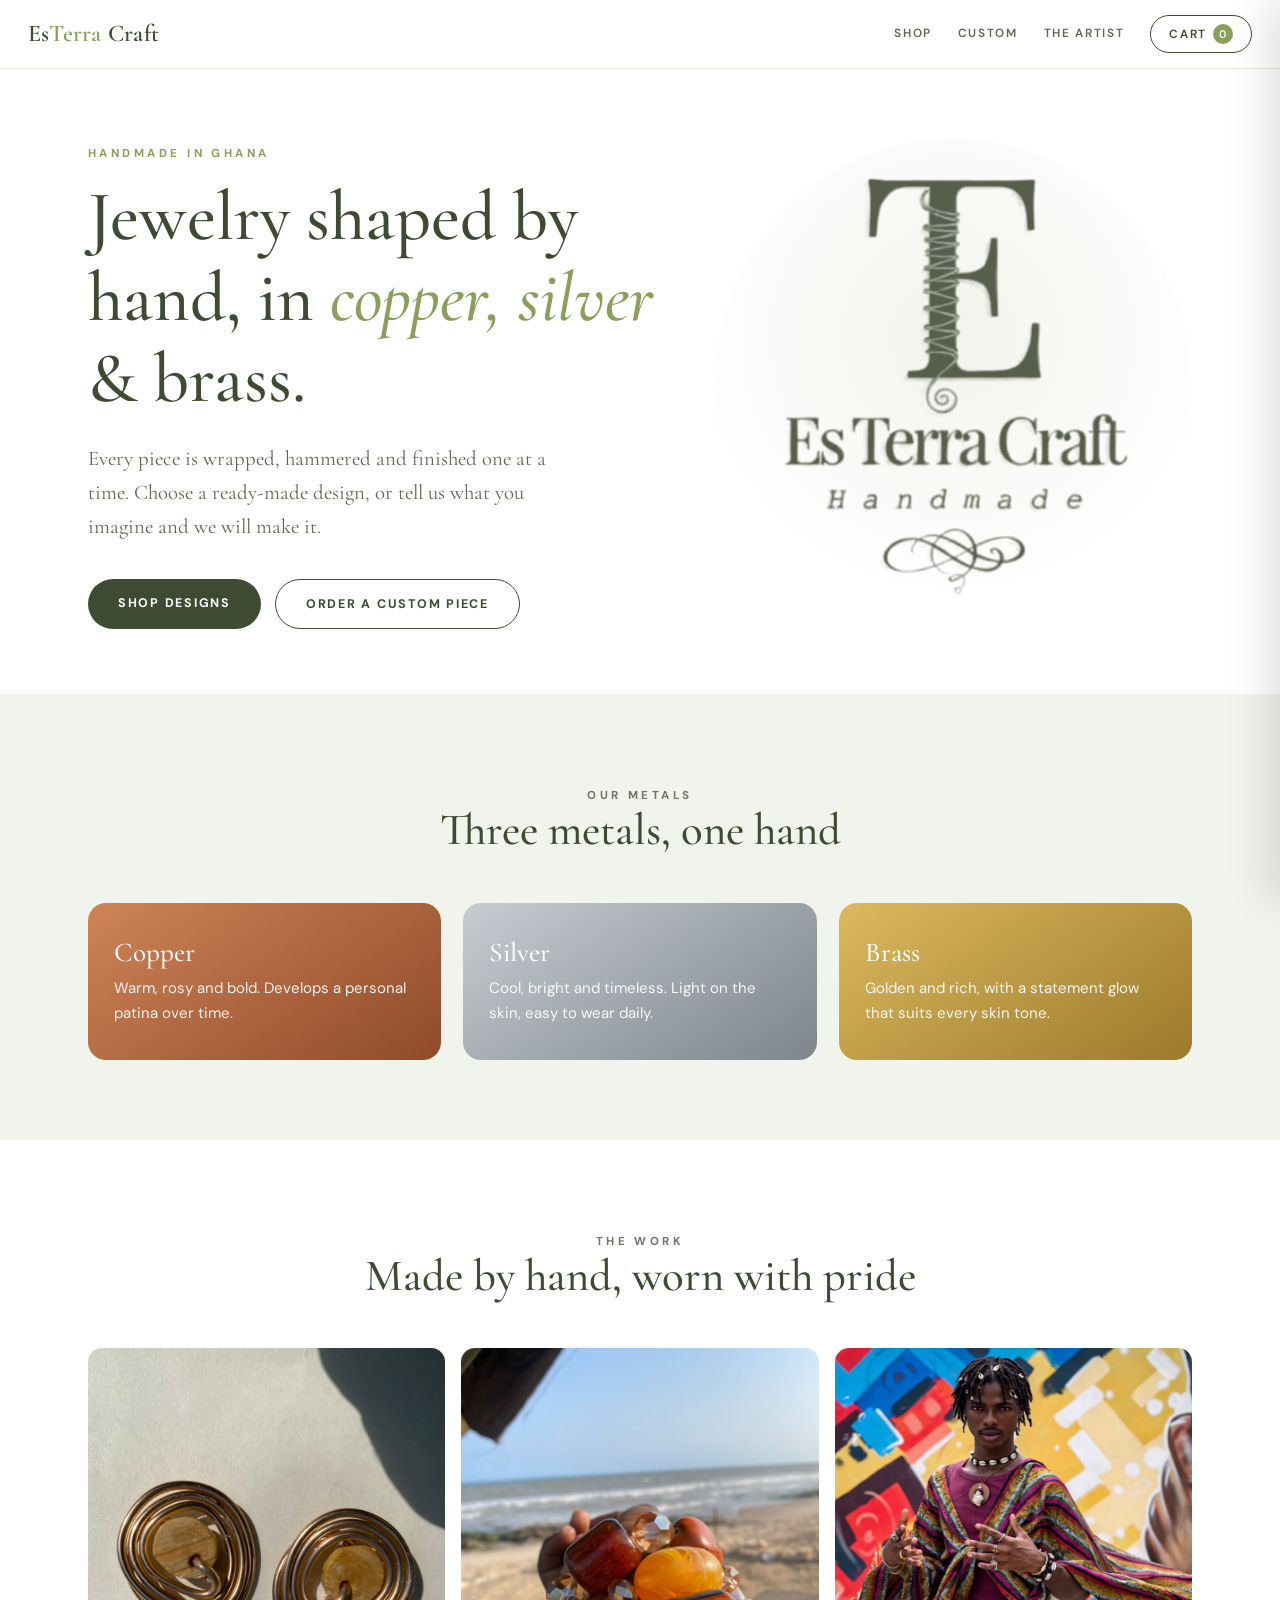
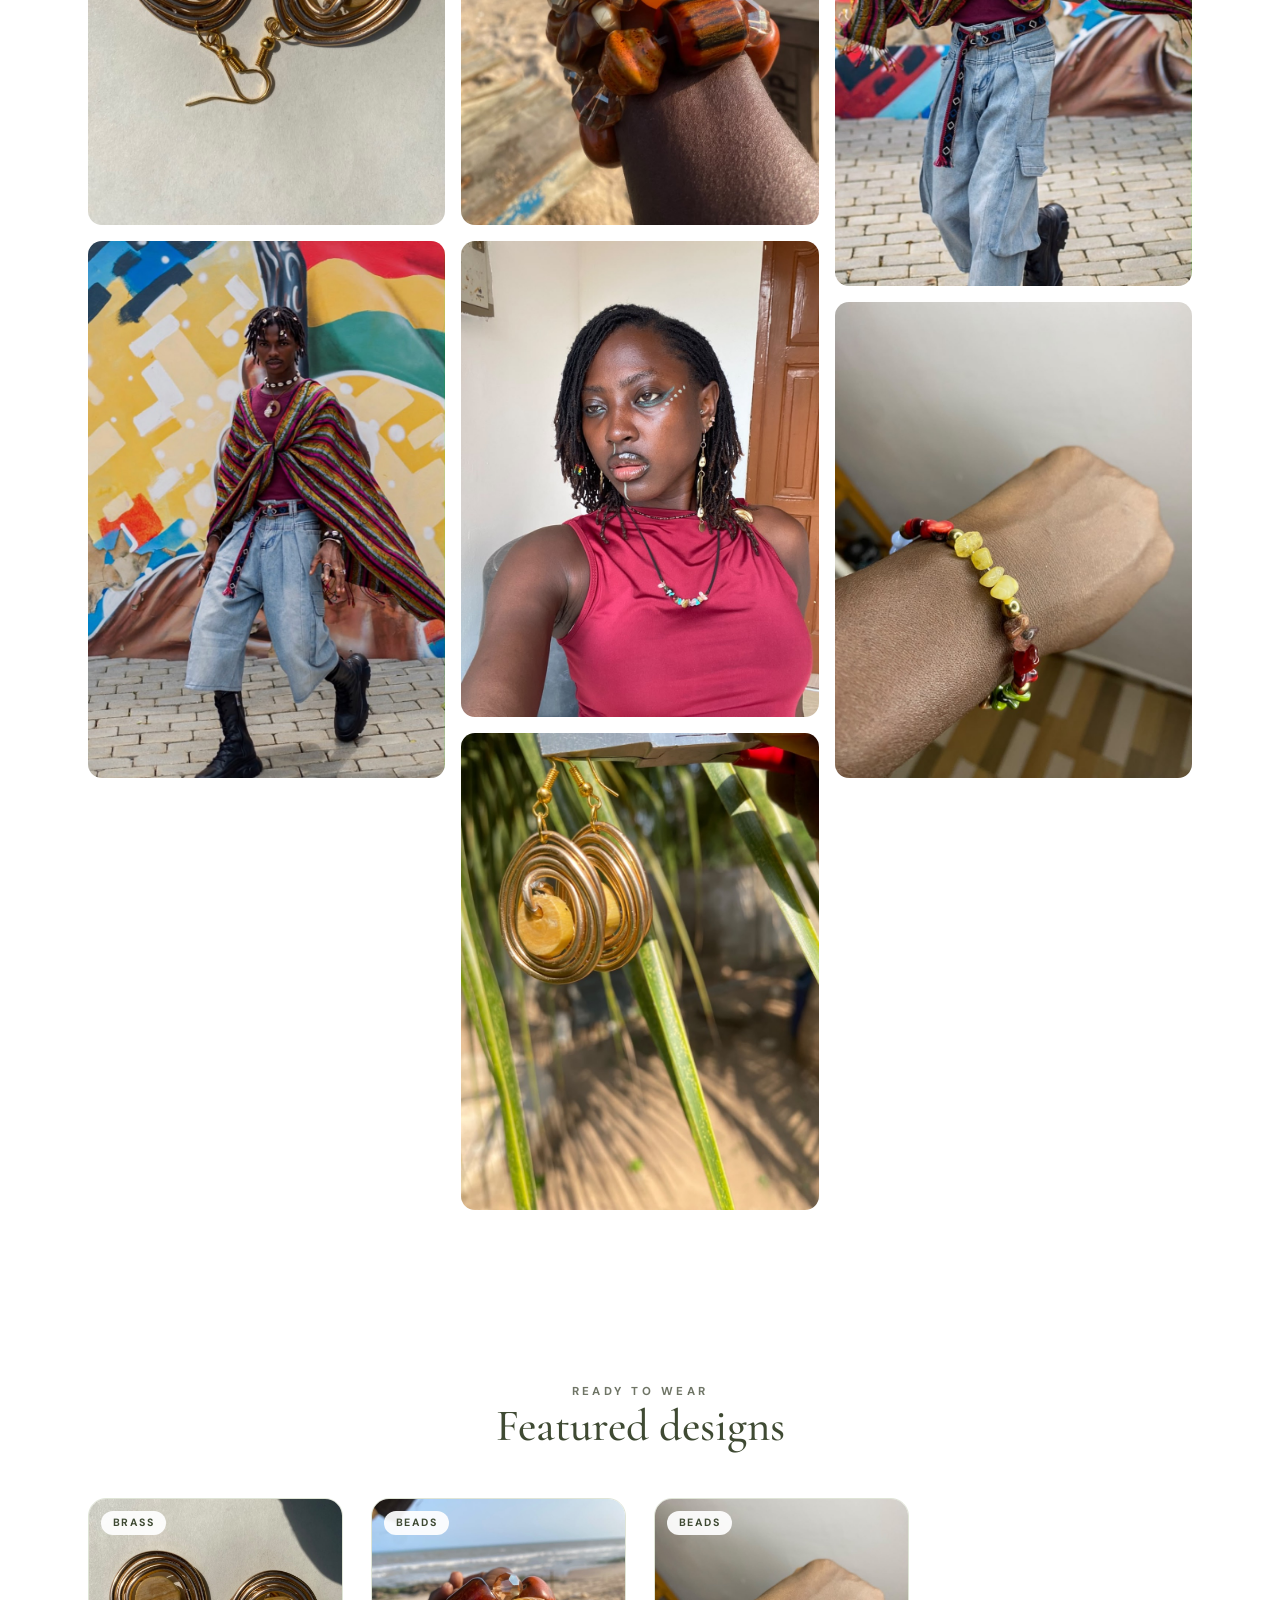
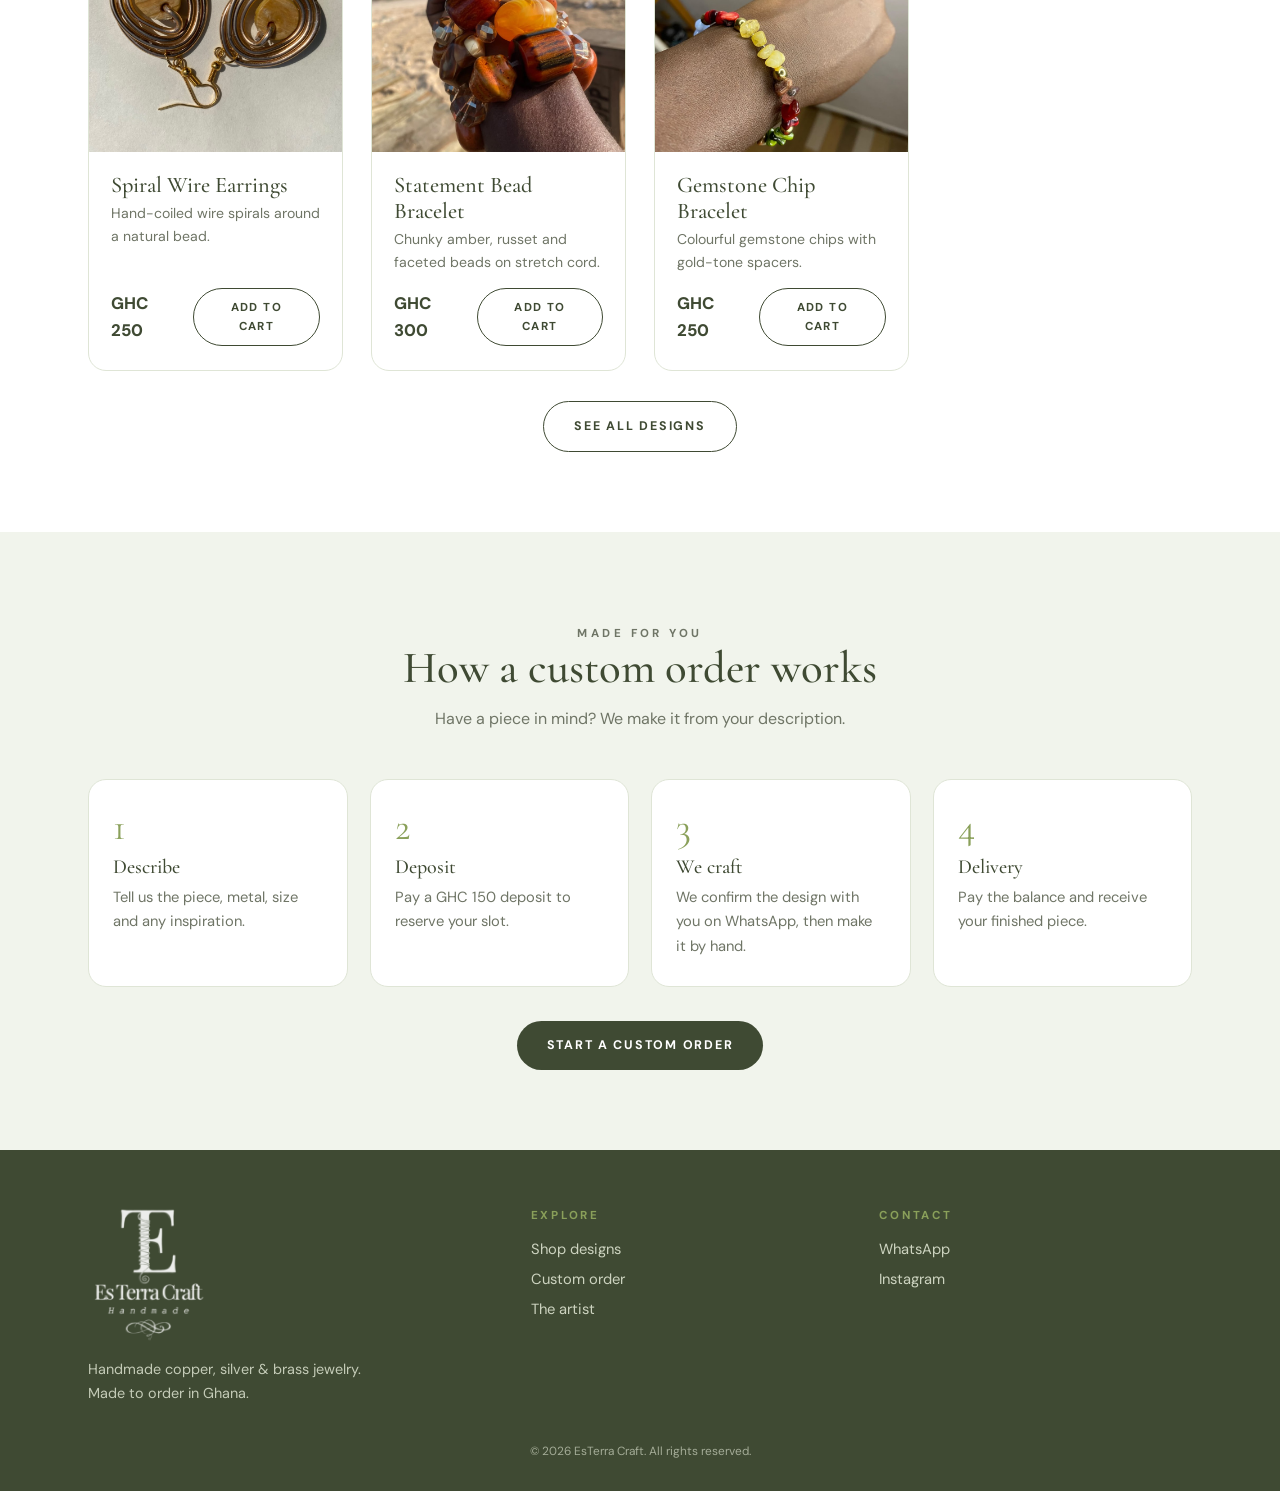
<file: index.html>
<!DOCTYPE html>
<html lang="en">
<head>
<meta charset="UTF-8">
<meta name="viewport" content="width=device-width, initial-scale=1.0">
<title>EsTerra Craft — Handmade Copper, Silver & Brass Jewelry</title>
<meta name="description" content="Handmade copper, silver and brass jewelry from Ghana. Shop ready-made designs or commission a custom piece.">
<link rel="canonical" href="https://craft.dwatamon.com/">
<link rel="icon" href="data:image/svg+xml,%3Csvg xmlns='http://www.w3.org/2000/svg' viewBox='0 0 32 32'%3E%3Crect width='32' height='32' rx='7' fill='%23626657'/%3E%3Ctext x='16' y='23' font-family='Georgia,serif' font-size='20' fill='white' text-anchor='middle'%3EE%3C/text%3E%3C/svg%3E">
<link rel="preconnect" href="https://fonts.googleapis.com"><link rel="preconnect" href="https://fonts.gstatic.com" crossorigin><link href="https://fonts.googleapis.com/css2?family=Cormorant+Garamond:ital,wght@0,500;0,600;1,500&family=DM+Sans:wght@400;500;700;800&display=swap" rel="stylesheet">
<link rel="stylesheet" href="css/style.css">
</head>
<body data-page="home">
<div id="site-header"></div>

<main class="wrap">
  <section class="hero">
    <div>
      <p class="eyebrow">Handmade in Ghana</p>
      <h1>Jewelry shaped by hand, in <em>copper, silver</em> &amp; brass.</h1>
      <p class="lead">Every piece is wrapped, hammered and finished one at a time. Choose a ready-made design, or tell us what you imagine and we will make it.</p>
      <div class="actions"><a class="btn" href="shop.html">Shop designs</a><a class="btn ghost" href="custom.html">Order a custom piece</a></div>
    </div>
    <div class="heroart"><img class="logo" src="images/logo.png" alt="EsTerra Craft — Handmade"></div>
  </section>
</main>
<section class="band tint"><div class="wrap">
  <div class="sechead"><p class="eyebrow">Our metals</p><h2>Three metals, one hand</h2></div>
  <div class="metals">
    <div class="metal copper"><h3>Copper</h3><p>Warm, rosy and bold. Develops a personal patina over time.</p></div>
    <div class="metal silver"><h3>Silver</h3><p>Cool, bright and timeless. Light on the skin, easy to wear daily.</p></div>
    <div class="metal brass"><h3>Brass</h3><p>Golden and rich, with a statement glow that suits every skin tone.</p></div>
  </div>
</div></section>
<section class="band"><div class="wrap">
  <div class="sechead"><p class="eyebrow">The work</p><h2>Made by hand, worn with pride</h2></div>
  <div class="gallery"><img src="images/gallery/spiral-earrings-flat.jpg" alt="Spiral wire earrings with wooden bead" loading="lazy" data-zoom="images/gallery/spiral-earrings-flat.jpg"><img src="images/gallery/cowrie-look-1.jpg" alt="Cowrie choker and pendant" loading="lazy" data-zoom="images/gallery/cowrie-look-1.jpg"><img src="images/gallery/chunky-bead-bracelet.jpg" alt="Chunky beaded bracelet" loading="lazy" data-zoom="images/gallery/chunky-bead-bracelet.jpg"><img src="images/gallery/portrait-necklace-earrings.jpg" alt="Long drop earrings and gemstone necklace" loading="lazy" data-zoom="images/gallery/portrait-necklace-earrings.jpg"><img src="images/gallery/spiral-earrings-hanging.jpg" alt="Spiral wire earrings" loading="lazy" data-zoom="images/gallery/spiral-earrings-hanging.jpg"><img src="images/gallery/cowrie-look-2.jpg" alt="Cowrie choker, rings and cuffs" loading="lazy" data-zoom="images/gallery/cowrie-look-2.jpg"><img src="images/gallery/gemstone-chip-bracelet.jpg" alt="Gemstone chip bracelet" loading="lazy" data-zoom="images/gallery/gemstone-chip-bracelet.jpg"></div>
</div></section>
<section class="band"><div class="wrap">
  <div class="sechead"><p class="eyebrow">Ready to wear</p><h2>Featured designs</h2></div>
  <div class="grid" id="featured" style="padding-bottom:30px"></div>
  <p style="text-align:center"><a class="btn ghost" href="shop.html">See all designs</a></p>
</div></section>
<section class="band tint"><div class="wrap">
  <div class="sechead"><p class="eyebrow">Made for you</p><h2>How a custom order works</h2><p>Have a piece in mind? We make it from your description.</p></div>
  <div class="steps">
    <div class="step"><h3>Describe</h3><p>Tell us the piece, metal, size and any inspiration.</p></div>
    <div class="step"><h3>Deposit</h3><p>Pay a GHC 150 deposit to reserve your slot.</p></div>
    <div class="step"><h3>We craft</h3><p>We confirm the design with you on WhatsApp, then make it by hand.</p></div>
    <div class="step"><h3>Delivery</h3><p>Pay the balance and receive your finished piece.</p></div>
  </div>
  <p style="text-align:center;margin-top:34px"><a class="btn" href="custom.html">Start a custom order</a></p>
</div></section>

<div id="site-footer"></div>
<script src="js/config.js"></script>
<script src="js/products.js"></script>
<script src="js/app.js"></script>
</body>
</html>
</file>
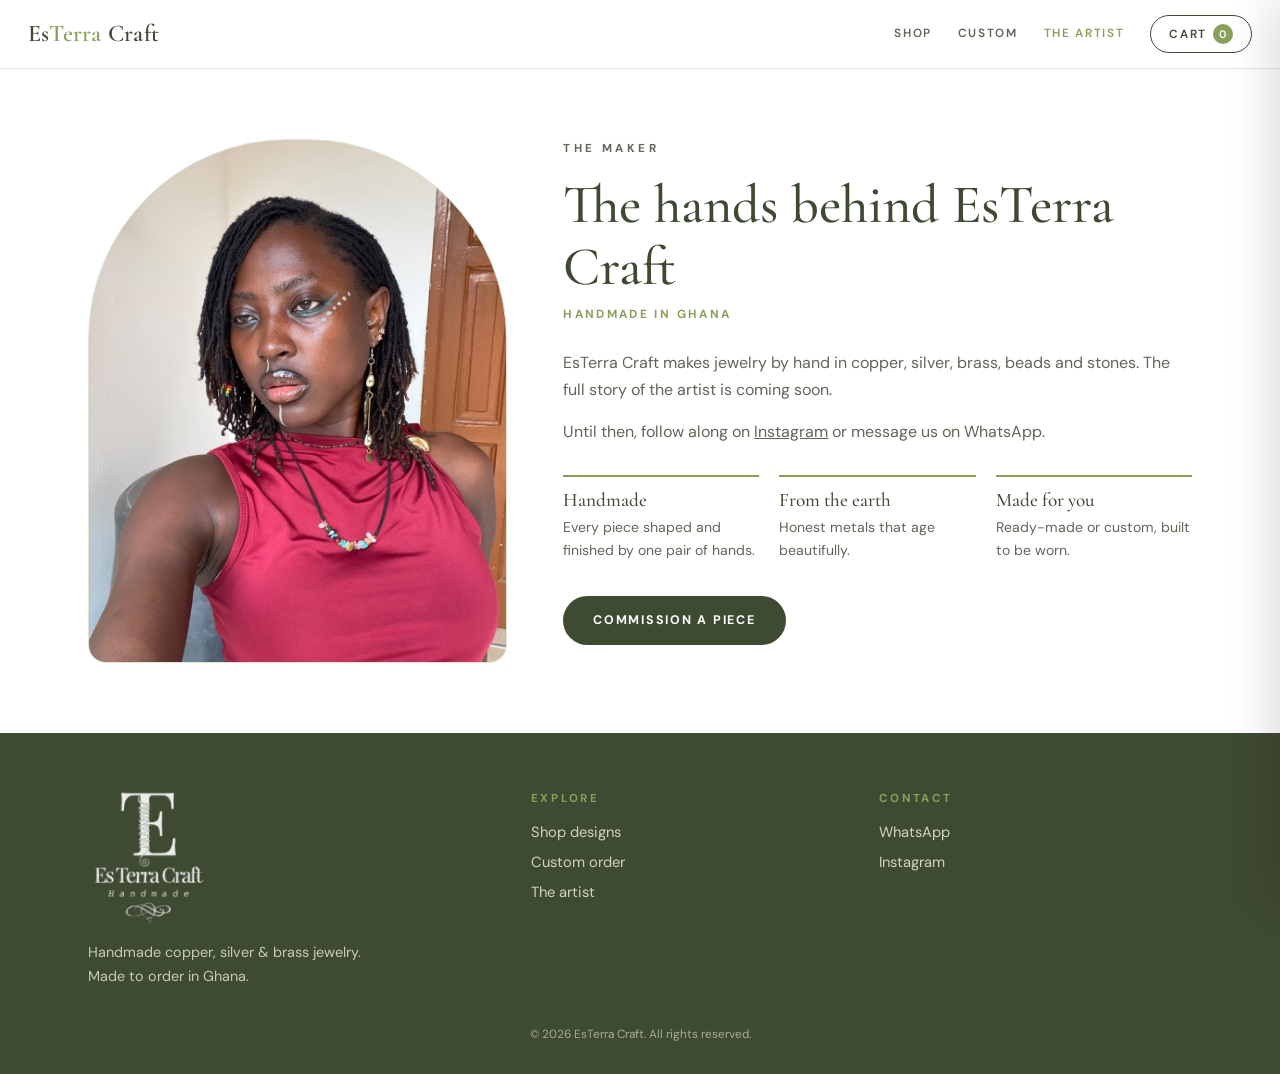
<file: artist.html>
<!DOCTYPE html>
<html lang="en">
<head>
<meta charset="UTF-8">
<meta name="viewport" content="width=device-width, initial-scale=1.0">
<title>The Artist — EsTerra Craft</title>
<meta name="description" content="Meet the maker behind EsTerra Craft.">
<link rel="canonical" href="https://craft.dwatamon.com/artist.html">
<link rel="icon" href="data:image/svg+xml,%3Csvg xmlns='http://www.w3.org/2000/svg' viewBox='0 0 32 32'%3E%3Crect width='32' height='32' rx='7' fill='%23626657'/%3E%3Ctext x='16' y='23' font-family='Georgia,serif' font-size='20' fill='white' text-anchor='middle'%3EE%3C/text%3E%3C/svg%3E">
<link rel="preconnect" href="https://fonts.googleapis.com"><link rel="preconnect" href="https://fonts.gstatic.com" crossorigin><link href="https://fonts.googleapis.com/css2?family=Cormorant+Garamond:ital,wght@0,500;0,600;1,500&family=DM+Sans:wght@400;500;700;800&display=swap" rel="stylesheet">
<link rel="stylesheet" href="css/style.css">
</head>
<body data-page="artist">
<div id="site-header"></div>

<main class="wrap">
  <section class="artist">
    <div class="portrait" style="background-image:url(images/artist/artist.jpg)"></div>
    <div>
      <p class="eyebrow">The maker</p>
      <h1>The hands behind EsTerra Craft</h1>
      <p class="role">Handmade in Ghana</p>
      <p>EsTerra Craft makes jewelry by hand in copper, silver, brass, beads and stones. The full story of the artist is coming soon.</p><p>Until then, follow along on <a href="https://instagram.com/es_terracraftgh" target="_blank" rel="noopener" style="text-decoration:underline">Instagram</a> or message us on WhatsApp.</p>
      <div class="values">
        <div><h3>Handmade</h3><p>Every piece shaped and finished by one pair of hands.</p></div>
        <div><h3>From the earth</h3><p>Honest metals that age beautifully.</p></div>
        <div><h3>Made for you</h3><p>Ready-made or custom, built to be worn.</p></div>
      </div>
      <p style="margin-top:34px"><a class="btn" href="custom.html">Commission a piece</a></p>
    </div>
  </section>
</main>

<div id="site-footer"></div>
<script src="js/config.js"></script>
<script src="js/products.js"></script>
<script src="js/app.js"></script>
</body>
</html>
</file>
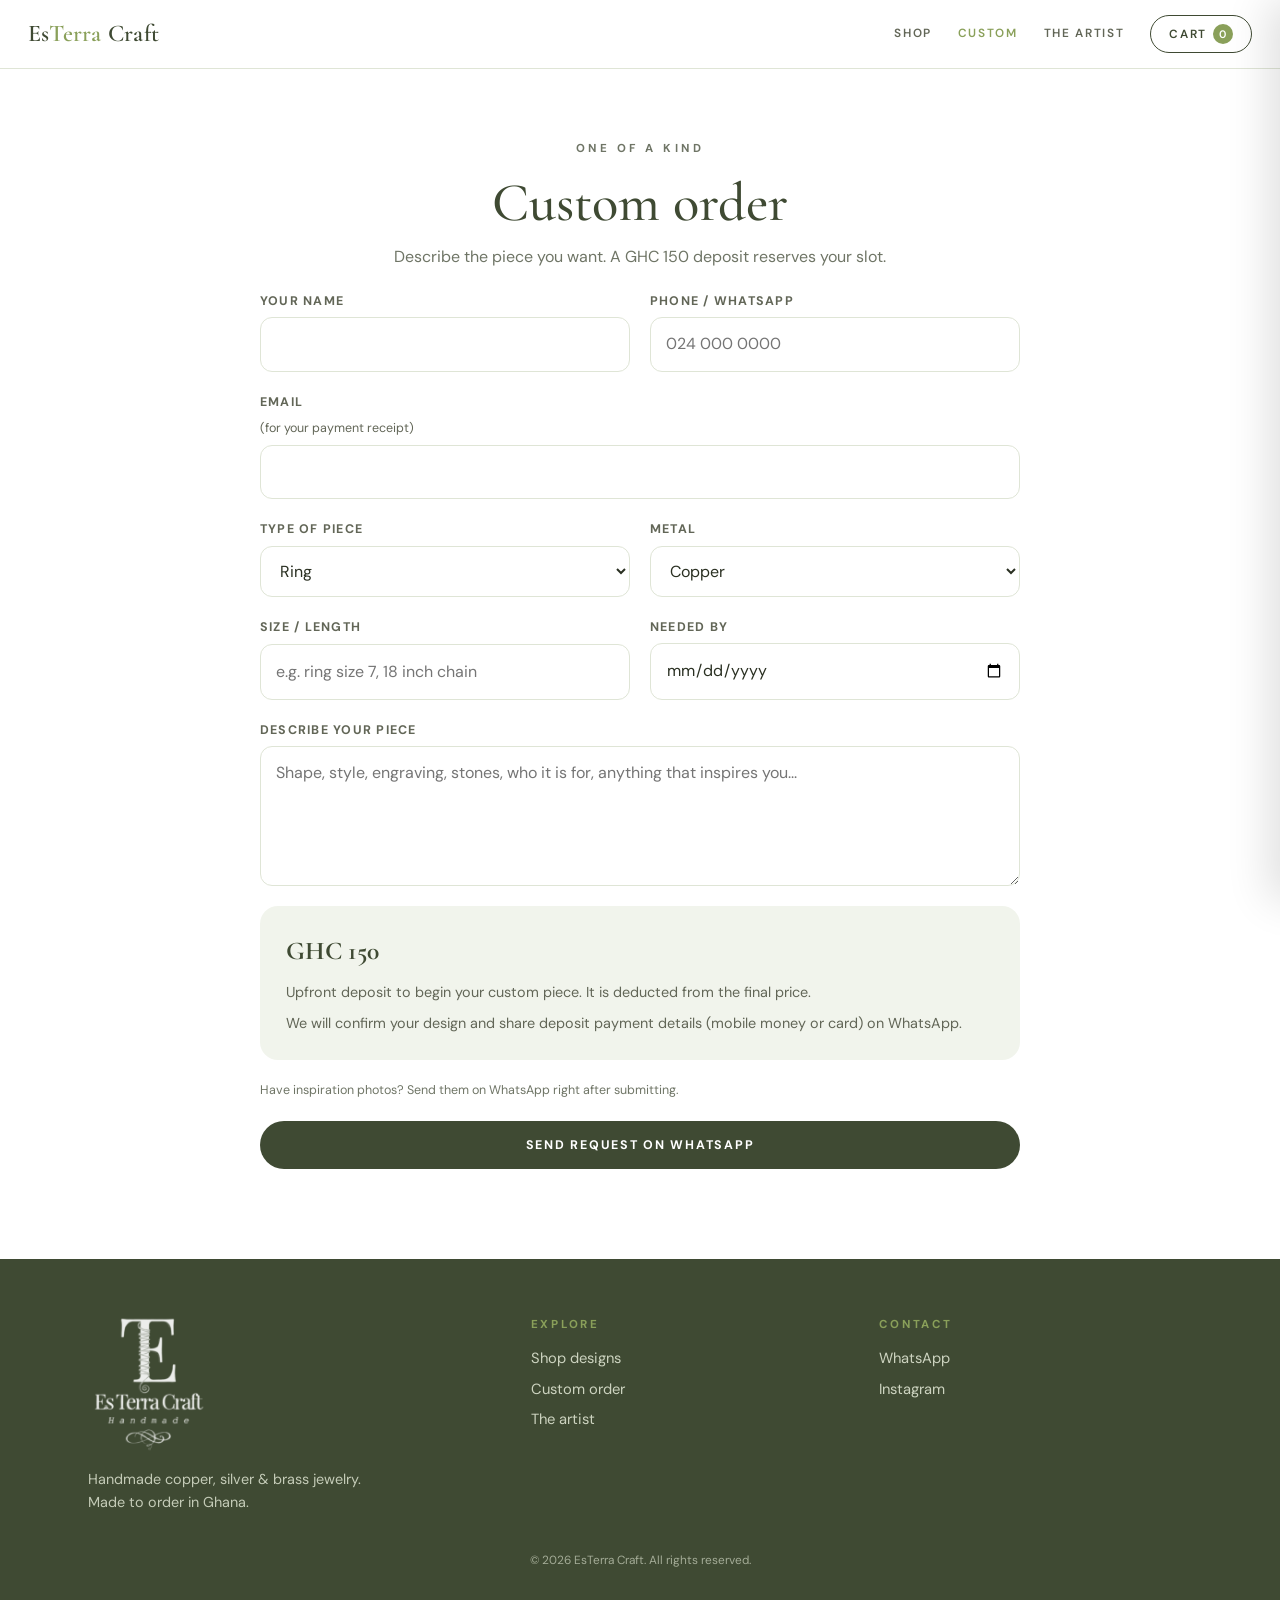
<file: custom.html>
<!DOCTYPE html>
<html lang="en">
<head>
<meta charset="UTF-8">
<meta name="viewport" content="width=device-width, initial-scale=1.0">
<title>Custom Order — EsTerra Craft</title>
<meta name="description" content="Commission a one-of-a-kind handmade jewelry piece in copper, silver or brass. GHC 150 deposit.">
<link rel="canonical" href="https://craft.dwatamon.com/custom.html">
<link rel="icon" href="data:image/svg+xml,%3Csvg xmlns='http://www.w3.org/2000/svg' viewBox='0 0 32 32'%3E%3Crect width='32' height='32' rx='7' fill='%23626657'/%3E%3Ctext x='16' y='23' font-family='Georgia,serif' font-size='20' fill='white' text-anchor='middle'%3EE%3C/text%3E%3C/svg%3E">
<link rel="preconnect" href="https://fonts.googleapis.com"><link rel="preconnect" href="https://fonts.gstatic.com" crossorigin><link href="https://fonts.googleapis.com/css2?family=Cormorant+Garamond:ital,wght@0,500;0,600;1,500&family=DM+Sans:wght@400;500;700;800&display=swap" rel="stylesheet">
<link rel="stylesheet" href="css/style.css">
</head>
<body data-page="custom">
<div id="site-header"></div>

<main class="wrap">
  <div class="pagehead"><p class="eyebrow">One of a kind</p><h1>Custom order</h1><p>Describe the piece you want. A GHC 150 deposit reserves your slot.</p></div>
  <form class="form" id="customForm">
    <div class="two"><label>Your name<input name="name" required autocomplete="name"></label><label>Phone / WhatsApp<input name="phone" type="tel" required autocomplete="tel" placeholder="024 000 0000"></label></div>
    <label>Email <span style="text-transform:none;letter-spacing:0;font-weight:400">(for your payment receipt)</span><input name="email" type="email" autocomplete="email"></label>
    <div class="two">
      <label>Type of piece<select name="type" required><option>Ring</option><option>Necklace</option><option>Bracelet</option><option>Earrings</option><option>Anklet</option><option>Other</option></select></label>
      <label>Metal<select name="metal" required><option>Copper</option><option>Silver</option><option>Brass</option><option>Not sure, advise me</option></select></label>
    </div>
    <div class="two"><label>Size / length<input name="size" placeholder="e.g. ring size 7, 18 inch chain"></label><label>Needed by<input name="date" type="date"></label></div>
    <label>Describe your piece<textarea name="desc" required placeholder="Shape, style, engraving, stones, who it is for, anything that inspires you..."></textarea></label>
    <div class="deposit"><strong id="depAmt">GHC 150</strong><p>Upfront deposit to begin your custom piece. It is deducted from the final price.</p><p id="depNote">Pay securely by mobile money or card.</p></div>
    <p class="note">Have inspiration photos? Send them on WhatsApp right after submitting.</p>
    <div class="msg" id="formMsg"></div>
    <button class="btn" id="payBtn" type="submit">Send request</button>
  </form>
</main>

<div id="site-footer"></div>
<script src="https://js.paystack.co/v1/inline.js"></script>
<script src="js/config.js"></script>
<script src="js/products.js"></script>
<script src="js/app.js"></script>
</body>
</html>
</file>
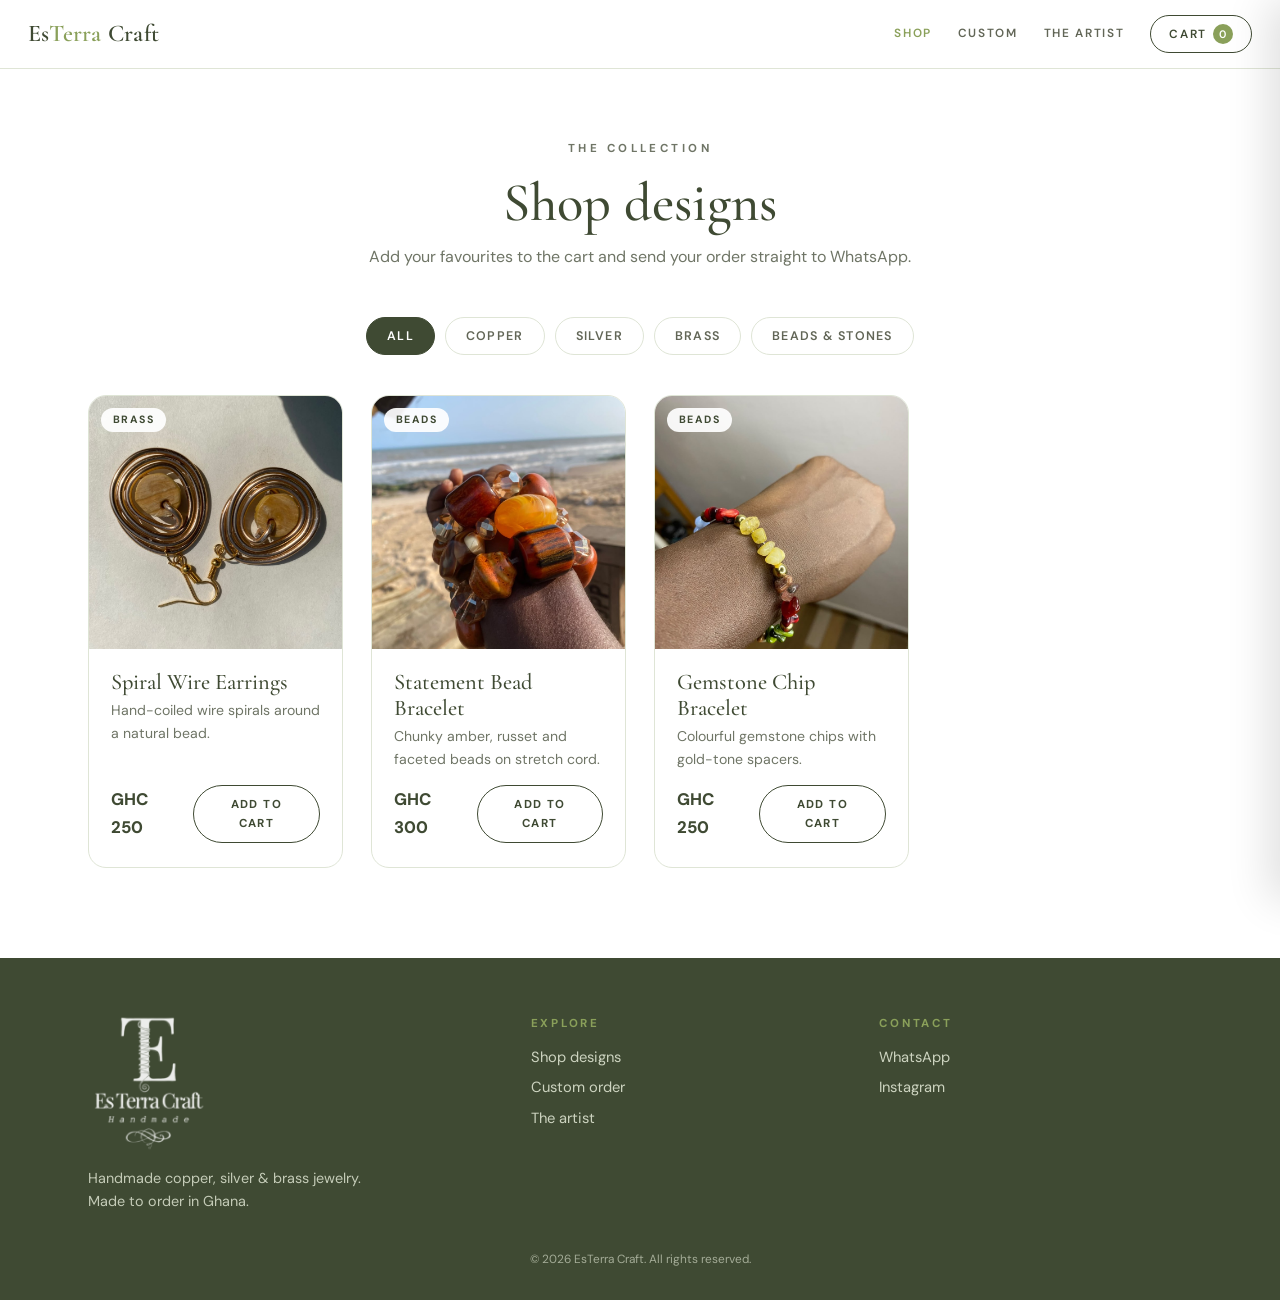
<file: shop.html>
<!DOCTYPE html>
<html lang="en">
<head>
<meta charset="UTF-8">
<meta name="viewport" content="width=device-width, initial-scale=1.0">
<title>Shop — EsTerra Craft</title>
<meta name="description" content="Ready-made handmade jewelry in copper, silver and brass. Add to cart and order on WhatsApp.">
<link rel="canonical" href="https://craft.dwatamon.com/shop.html">
<link rel="icon" href="data:image/svg+xml,%3Csvg xmlns='http://www.w3.org/2000/svg' viewBox='0 0 32 32'%3E%3Crect width='32' height='32' rx='7' fill='%23626657'/%3E%3Ctext x='16' y='23' font-family='Georgia,serif' font-size='20' fill='white' text-anchor='middle'%3EE%3C/text%3E%3C/svg%3E">
<link rel="preconnect" href="https://fonts.googleapis.com"><link rel="preconnect" href="https://fonts.gstatic.com" crossorigin><link href="https://fonts.googleapis.com/css2?family=Cormorant+Garamond:ital,wght@0,500;0,600;1,500&family=DM+Sans:wght@400;500;700;800&display=swap" rel="stylesheet">
<link rel="stylesheet" href="css/style.css">
</head>
<body data-page="shop">
<div id="site-header"></div>

<main class="wrap">
  <div class="pagehead"><p class="eyebrow">The collection</p><h1>Shop designs</h1><p>Add your favourites to the cart and send your order straight to WhatsApp.</p></div>
  <div class="filters" id="filters">
    <button class="chip on" data-m="all">All</button><button class="chip" data-m="copper">Copper</button><button class="chip" data-m="silver">Silver</button><button class="chip" data-m="brass">Brass</button><button class="chip" data-m="beads">Beads &amp; Stones</button>
  </div>
  <div class="grid" id="grid"></div>
</main>

<div id="site-footer"></div>
<script src="js/config.js"></script>
<script src="js/products.js"></script>
<script src="js/app.js"></script>
</body>
</html>
</file>
<file: css/style.css>
:root{
  --white:#ffffff; --mist:#f1f4ec; --leaf:#8aa05a; --olive:#626657; --forest:#3f4a33; --ink:#2a3022;
  --muted:#6f7566; --line:#dfe5d6;
  --copper:#b8683f; --silver:#aeb4b8; --brass:#c9a24a;
  --serif:'Cormorant Garamond',Georgia,serif; --sans:'DM Sans',system-ui,sans-serif;
}
*{box-sizing:border-box;margin:0;padding:0}
html{scroll-behavior:smooth}
body{font-family:var(--sans);background:var(--white);color:var(--ink);line-height:1.65;-webkit-font-smoothing:antialiased}
a{color:inherit;text-decoration:none}
img{max-width:100%;display:block}
.wrap{max-width:1160px;margin:0 auto;padding:0 28px}
h1,h2,h3{font-family:var(--serif);font-weight:500;color:var(--forest);line-height:1.15}
.eyebrow{font-size:.72rem;letter-spacing:.3em;text-transform:uppercase;color:var(--leaf);font-weight:700;margin-bottom:14px}
.lead{font-family:var(--serif);font-size:1.3rem;color:var(--olive);max-width:46ch}

/* header */
.topnav{position:sticky;top:0;z-index:40;display:flex;justify-content:space-between;align-items:center;padding:14px 28px;background:rgba(255,255,255,.92);backdrop-filter:blur(8px);border-bottom:1px solid var(--line)}
.brand{font-family:var(--serif);font-size:1.5rem;font-weight:600;color:var(--forest);letter-spacing:.01em}
.brand b{color:var(--leaf);font-weight:600}
.links{display:flex;gap:26px;align-items:center;font-size:.74rem;letter-spacing:.14em;text-transform:uppercase;font-weight:600}
.links a{color:var(--olive);transition:color .2s}
.links a:hover,.links a.active{color:var(--leaf)}
.cartbtn{position:relative;border:1.5px solid var(--forest);border-radius:100px;padding:8px 18px;color:var(--forest)!important;cursor:pointer;background:none;font:inherit;letter-spacing:.14em;text-transform:uppercase;font-size:.74rem;font-weight:600}
.cartbtn:hover{background:var(--forest);color:#fff!important}
.cartbtn .count{display:inline-block;min-width:20px;height:20px;line-height:20px;text-align:center;border-radius:50%;background:var(--leaf);color:#fff;font-size:.68rem;margin-left:6px}

/* buttons */
.btn{display:inline-block;border:0;cursor:pointer;font:inherit;font-weight:700;font-size:.78rem;letter-spacing:.14em;text-transform:uppercase;padding:14px 30px;border-radius:100px;background:var(--forest);color:#fff;transition:background .2s,transform .2s}
.btn:hover{background:var(--leaf);transform:translateY(-1px)}
.btn.ghost{background:none;color:var(--forest);border:1.5px solid var(--forest)}
.btn.ghost:hover{background:var(--forest);color:#fff}
.btn.wa{background:#25a15a}
.btn.wa:hover{background:#1d8749}
.btn:disabled{opacity:.5;cursor:not-allowed;transform:none}

/* hero */
.hero{display:grid;grid-template-columns:1.1fr .9fr;gap:40px;align-items:center;padding:70px 0 60px}
.hero h1{font-size:clamp(2.6rem,6vw,4.4rem);margin-bottom:22px}
.hero h1 em{color:var(--leaf);font-style:italic}
.hero .actions{display:flex;gap:14px;flex-wrap:wrap;margin-top:34px}
.hero .logo{width:min(380px,100%);margin:0 auto}
.heroart{background:radial-gradient(circle at 50% 40%,var(--mist),#fff 70%);border-radius:50%;aspect-ratio:1;display:flex;align-items:center;justify-content:center;padding:6%}

section.band{padding:80px 0}
section.band.tint{background:var(--mist)}
.sechead{text-align:center;margin-bottom:46px}
.sechead h2{font-size:clamp(2rem,4vw,2.8rem)}
.sechead p{color:var(--muted);max-width:52ch;margin:12px auto 0}

/* material chips */
.metals{display:grid;grid-template-columns:repeat(3,1fr);gap:22px}
.metal{border-radius:18px;padding:34px 26px;color:#fff;position:relative;overflow:hidden}
.metal h3{color:#fff;font-size:1.7rem;margin-bottom:8px}
.metal p{font-size:.94rem;opacity:.92}
.metal.copper{background:linear-gradient(145deg,#cf8458,#8f4a28)}
.metal.silver{background:linear-gradient(145deg,#c6ccd0,#7e868b)}
.metal.brass{background:linear-gradient(145deg,#dcb95e,#9b7a2c)}

/* steps */
.steps{display:grid;grid-template-columns:repeat(4,1fr);gap:22px;counter-reset:s}
.step{background:#fff;border:1px solid var(--line);border-radius:18px;padding:28px 24px}
.step::before{counter-increment:s;content:counter(s);font-family:var(--serif);font-size:2.4rem;color:var(--leaf);display:block;line-height:1;margin-bottom:10px}
.step h3{font-size:1.25rem;margin-bottom:6px}
.step p{font-size:.92rem;color:var(--muted)}

/* shop */
.pagehead{padding:60px 0 20px;text-align:center}
.pagehead h1{font-size:clamp(2.2rem,5vw,3.4rem)}
.pagehead p{color:var(--muted);margin-top:10px}
.filters{display:flex;gap:10px;justify-content:center;flex-wrap:wrap;margin:26px 0 40px}
.chip{border:1.5px solid var(--line);background:#fff;border-radius:100px;padding:8px 20px;font:inherit;font-size:.78rem;letter-spacing:.1em;text-transform:uppercase;font-weight:600;color:var(--olive);cursor:pointer}
.chip.on,.chip:hover{border-color:var(--forest);background:var(--forest);color:#fff}
.grid{display:grid;grid-template-columns:repeat(auto-fill,minmax(250px,1fr));gap:28px;padding-bottom:90px}
.card{border:1px solid var(--line);border-radius:18px;overflow:hidden;background:#fff;transition:box-shadow .25s,transform .25s;display:flex;flex-direction:column}
.card:hover{box-shadow:0 14px 34px rgba(63,74,51,.12);transform:translateY(-3px)}
.card .pic{aspect-ratio:1;background:var(--mist) center/cover;position:relative;cursor:zoom-in}
.card .pic.copper{background-image:linear-gradient(145deg,#d18c63,#9a5530)}
.card .pic.silver{background-image:linear-gradient(145deg,#cfd4d8,#8a9297)}
.card .pic.brass{background-image:linear-gradient(145deg,#e0c06d,#a68433)}
.card .tag{position:absolute;top:12px;left:12px;background:rgba(255,255,255,.92);border-radius:100px;padding:3px 12px;font-size:.66rem;letter-spacing:.14em;text-transform:uppercase;font-weight:700;color:var(--forest)}
.card .body{padding:20px 22px 24px;display:flex;flex-direction:column;flex:1}
.card h3{font-size:1.4rem}
.card .desc{font-size:.88rem;color:var(--muted);margin:4px 0 14px;flex:1}
.card .row{display:flex;justify-content:space-between;align-items:center;gap:10px}
.price{font-weight:800;font-size:1.05rem;color:var(--forest)}
.add{border:1.5px solid var(--forest);background:none;color:var(--forest);border-radius:100px;padding:9px 18px;font:inherit;font-size:.72rem;letter-spacing:.12em;text-transform:uppercase;font-weight:700;cursor:pointer}
.add:hover{background:var(--forest);color:#fff}
.empty{grid-column:1/-1;text-align:center;color:var(--muted);padding:40px}

/* cart drawer */
.scrim{position:fixed;inset:0;background:rgba(42,48,34,.45);opacity:0;pointer-events:none;transition:opacity .25s;z-index:80}
.scrim.open{opacity:1;pointer-events:auto}
.drawer{position:fixed;top:0;right:0;bottom:0;width:min(420px,100%);background:#fff;z-index:90;transform:translateX(100%);transition:transform .3s;display:flex;flex-direction:column;box-shadow:-12px 0 40px rgba(0,0,0,.12)}
.drawer.open{transform:none}
.drawer header{display:flex;justify-content:space-between;align-items:center;padding:22px 24px;border-bottom:1px solid var(--line)}
.drawer header h3{font-size:1.6rem}
.x{background:none;border:0;font-size:1.8rem;line-height:1;cursor:pointer;color:var(--olive)}
.items{flex:1;overflow:auto;padding:10px 24px}
.item{display:grid;grid-template-columns:64px 1fr auto;gap:14px;align-items:center;padding:14px 0;border-bottom:1px solid var(--line)}
.item .thumb{width:64px;height:64px;border-radius:10px;background:var(--mist) center/cover}
.item .thumb.copper{background-image:linear-gradient(145deg,#d18c63,#9a5530)}
.item .thumb.silver{background-image:linear-gradient(145deg,#cfd4d8,#8a9297)}
.item .thumb.brass{background-image:linear-gradient(145deg,#e0c06d,#a68433)}
.item b{font-family:var(--serif);font-size:1.15rem;font-weight:600;color:var(--forest);display:block;line-height:1.2}
.item small{color:var(--muted)}
.qty{display:inline-flex;align-items:center;gap:8px;margin-top:6px}
.qty button{width:26px;height:26px;border-radius:50%;border:1px solid var(--line);background:#fff;cursor:pointer;font-size:1rem;line-height:1;color:var(--forest)}
.qty button:hover{background:var(--mist)}
.rm{background:none;border:0;color:var(--muted);cursor:pointer;font-size:.74rem;text-decoration:underline}
.drawer footer{padding:20px 24px 26px;border-top:1px solid var(--line);display:grid;gap:12px}
.total{display:flex;justify-content:space-between;font-weight:800;font-size:1.1rem;color:var(--forest)}
.drawer footer input,.drawer footer textarea{width:100%}
.note{font-size:.78rem;color:var(--muted)}

/* forms */
.form{max-width:760px;margin:0 auto;display:grid;gap:20px;padding-bottom:90px}
.two{display:grid;grid-template-columns:1fr 1fr;gap:20px}
label{display:grid;gap:6px;font-size:.78rem;letter-spacing:.1em;text-transform:uppercase;font-weight:700;color:var(--olive)}
input,select,textarea{font:inherit;font-size:1rem;letter-spacing:0;text-transform:none;font-weight:400;color:var(--ink);padding:13px 15px;border:1.5px solid var(--line);border-radius:12px;background:#fff;width:100%}
input:focus,select:focus,textarea:focus{outline:none;border-color:var(--leaf);box-shadow:0 0 0 3px rgba(138,160,90,.2)}
textarea{min-height:140px;resize:vertical}
.deposit{background:var(--mist);border-radius:18px;padding:24px 26px;display:grid;gap:8px}
.deposit strong{font-family:var(--serif);font-size:1.6rem;color:var(--forest)}
.deposit p{font-size:.9rem;color:var(--olive)}
.msg{padding:14px 18px;border-radius:12px;font-size:.92rem;display:none}
.msg.ok{display:block;background:#e6f2dc;color:#2f5a1c}
.msg.err{display:block;background:#fbe9e5;color:#8a2c19}

/* artist */
.artist{display:grid;grid-template-columns:.8fr 1.2fr;gap:56px;align-items:start;padding:70px 0}
.portrait{aspect-ratio:4/5;border-radius:200px 200px 18px 18px;background:var(--mist) center/cover;border:1px solid var(--line)}
.artist h1{font-size:clamp(2.2rem,5vw,3.4rem);margin-bottom:6px}
.artist .role{color:var(--leaf);font-weight:700;letter-spacing:.2em;text-transform:uppercase;font-size:.74rem;margin-bottom:26px}
.artist p{margin-bottom:16px;color:var(--olive)}
.values{display:grid;grid-template-columns:repeat(3,1fr);gap:20px;margin-top:30px}
.values div{border-top:2px solid var(--leaf);padding-top:12px}
.values h3{font-size:1.2rem}
.values p{font-size:.88rem;margin:4px 0 0}

/* footer */
.foot{background:var(--forest);color:#e6ecd9;padding:56px 0 30px;margin-top:0}
.foot .cols{display:grid;grid-template-columns:1.3fr 1fr 1fr;gap:36px}
.foot img{width:120px;filter:brightness(0) invert(1);opacity:.9}
.foot h4{font-size:.72rem;letter-spacing:.24em;text-transform:uppercase;margin-bottom:12px;color:var(--leaf)}
.foot a{display:block;color:#e6ecd9;opacity:.85;font-size:.92rem;margin-bottom:6px}
.foot a:hover{opacity:1}
.foot .legal{text-align:center;font-size:.74rem;opacity:.6;margin-top:36px}

.lightbox{position:fixed;inset:0;background:rgba(42,48,34,.9);display:none;align-items:center;justify-content:center;z-index:100;padding:30px;cursor:zoom-out}
.lightbox.open{display:flex}
.lightbox img{max-height:100%;border-radius:10px}

@media(max-width:860px){
  .hero,.artist{grid-template-columns:1fr}
  .hero .logo{order:-1;width:min(260px,70%)}
  .metals,.steps,.values,.foot .cols{grid-template-columns:1fr}
  .two{grid-template-columns:1fr}
  .links{gap:14px;font-size:.66rem}
  .topnav{padding:12px 16px;flex-wrap:wrap;gap:8px}
  .brand{font-size:1.25rem}
  .artist .portrait{max-width:320px}
}

/* gallery */
.gallery{columns:3 260px;column-gap:16px}
.gallery img{width:100%;margin-bottom:16px;border-radius:14px;cursor:zoom-in;break-inside:avoid;transition:transform .25s}
.gallery img:hover{transform:scale(1.015)}
.card .pic.beads,.item .thumb.beads{background-image:linear-gradient(145deg,#b5653a,#e0a53c)}
</file>
